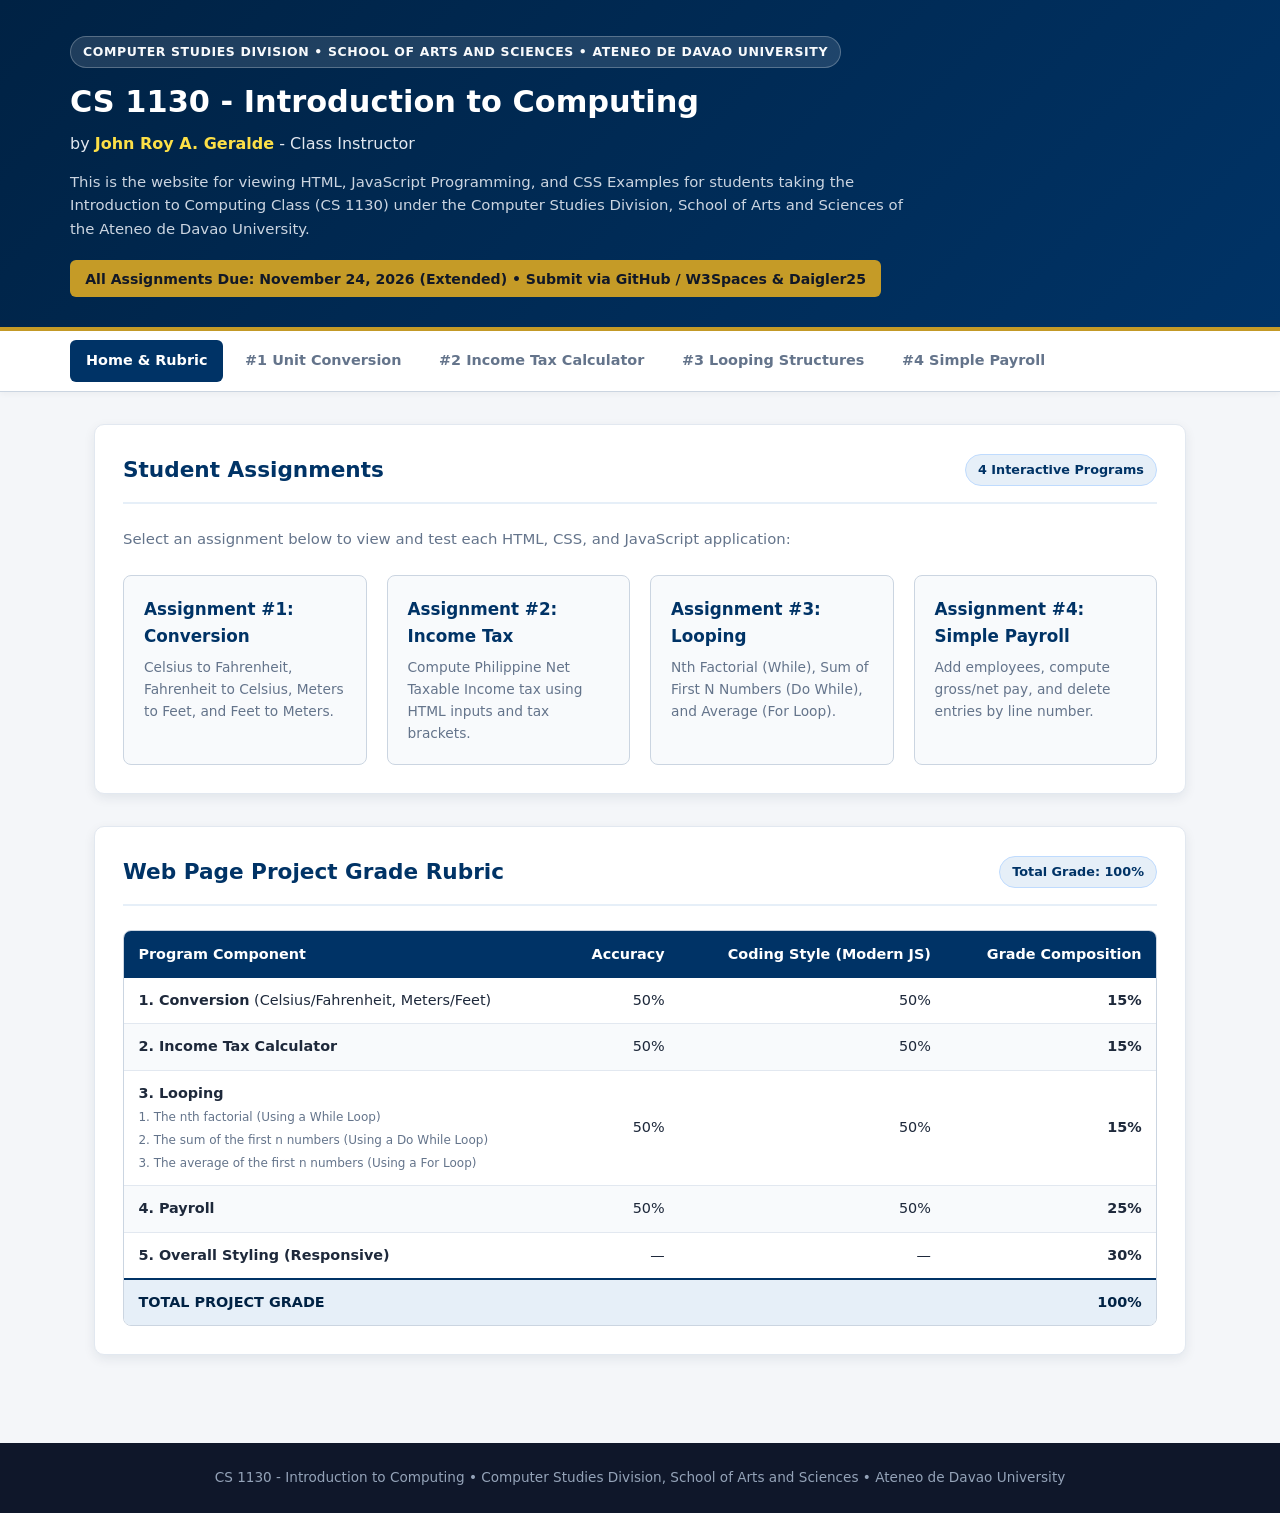
<file: index.html>
<!DOCTYPE html>
<html lang="en">
<head>
  <meta charset="UTF-8" />
  <meta name="viewport" content="width=device-width, initial-scale=1.0" />
  <title>CS 1130 - Introduction to Computing | Ateneo de Davao University</title>
  <link rel="stylesheet" href="style.css" />
</head>
<body>

  <header>
    <div class="container">
      <div class="uni-badge">Computer Studies Division • School of Arts and Sciences • Ateneo de Davao University</div>
      <h1>CS 1130 - Introduction to Computing</h1>
      <p class="instructor-line">by <strong>John Roy A. Geralde</strong> - Class Instructor</p>
      <p class="course-desc">
        This is the website for viewing HTML, JavaScript Programming, and CSS Examples for students taking the
        Introduction to Computing Class (CS 1130) under the Computer Studies Division, School of Arts and Sciences
        of the Ateneo de Davao University.
      </p>
      <div class="deadline-banner">
        <span>All Assignments Due: November 24, 2026 (Extended) • Submit via GitHub / W3Spaces &amp; Daigler25</span>
      </div>
    </div>
  </header>

  <nav>
    <div class="container nav-links">
      <a href="index.html" class="nav-link active">Home &amp; Rubric</a>
      <a href="conversion.html" class="nav-link">#1 Unit Conversion</a>
      <a href="tax.html" class="nav-link">#2 Income Tax Calculator</a>
      <a href="loops.html" class="nav-link">#3 Looping Structures</a>
      <a href="payroll.html" class="nav-link">#4 Simple Payroll</a>
    </div>
  </nav>

  <main class="container">
    <section class="section-card">
      <div class="section-header">
        <h2 class="section-title">Student Assignments</h2>
        <span class="weight-badge">4 Interactive Programs</span>
      </div>
      <p style="color: var(--text-muted); font-size: 0.93rem;">
        Select an assignment below to view and test each HTML, CSS, and JavaScript application:
      </p>

      <div class="assignment-cards">
        <a href="conversion.html" class="menu-card">
          <h3>Assignment #1: Conversion</h3>
          <p>Celsius to Fahrenheit, Fahrenheit to Celsius, Meters to Feet, and Feet to Meters.</p>
        </a>
        <a href="tax.html" class="menu-card">
          <h3>Assignment #2: Income Tax</h3>
          <p>Compute Philippine Net Taxable Income tax using HTML inputs and tax brackets.</p>
        </a>
        <a href="loops.html" class="menu-card">
          <h3>Assignment #3: Looping</h3>
          <p>Nth Factorial (While), Sum of First N Numbers (Do While), and Average (For Loop).</p>
        </a>
        <a href="payroll.html" class="menu-card">
          <h3>Assignment #4: Simple Payroll</h3>
          <p>Add employees, compute gross/net pay, and delete entries by line number.</p>
        </a>
      </div>
    </section>

    <section class="section-card">
      <div class="section-header">
        <h2 class="section-title">Web Page Project Grade Rubric</h2>
        <span class="weight-badge">Total Grade: 100%</span>
      </div>
      <div class="table-wrapper">
        <table>
          <thead>
            <tr>
              <th>Program Component</th>
              <th class="num">Accuracy</th>
              <th class="num">Coding Style (Modern JS)</th>
              <th class="num">Grade Composition</th>
            </tr>
          </thead>
          <tbody>
            <tr>
              <td><strong>1. Conversion</strong> (Celsius/Fahrenheit, Meters/Feet)</td>
              <td class="num">50%</td>
              <td class="num">50%</td>
              <td class="num"><strong>15%</strong></td>
            </tr>
            <tr>
              <td><strong>2. Income Tax Calculator</strong></td>
              <td class="num">50%</td>
              <td class="num">50%</td>
              <td class="num"><strong>15%</strong></td>
            </tr>
            <tr>
              <td>
                <strong>3. Looping</strong><br />
                <small style="color: var(--text-muted);">
                  1. The nth factorial (Using a While Loop)<br />
                  2. The sum of the first n numbers (Using a Do While Loop)<br />
                  3. The average of the first n numbers (Using a For Loop)
                </small>
              </td>
              <td class="num">50%</td>
              <td class="num">50%</td>
              <td class="num"><strong>15%</strong></td>
            </tr>
            <tr>
              <td><strong>4. Payroll</strong></td>
              <td class="num">50%</td>
              <td class="num">50%</td>
              <td class="num"><strong>25%</strong></td>
            </tr>
            <tr>
              <td><strong>5. Overall Styling (Responsive)</strong></td>
              <td class="num">—</td>
              <td class="num">—</td>
              <td class="num"><strong>30%</strong></td>
            </tr>
          </tbody>
          <tfoot>
            <tr>
              <td colspan="3">TOTAL PROJECT GRADE</td>
              <td class="num">100%</td>
            </tr>
          </tfoot>
        </table>
      </div>
    </section>
  </main>

  <footer>
    <div class="container">
      CS 1130 - Introduction to Computing • Computer Studies Division, School of Arts and Sciences • Ateneo de Davao University
    </div>
  </footer>

</body>
</html>
</file>
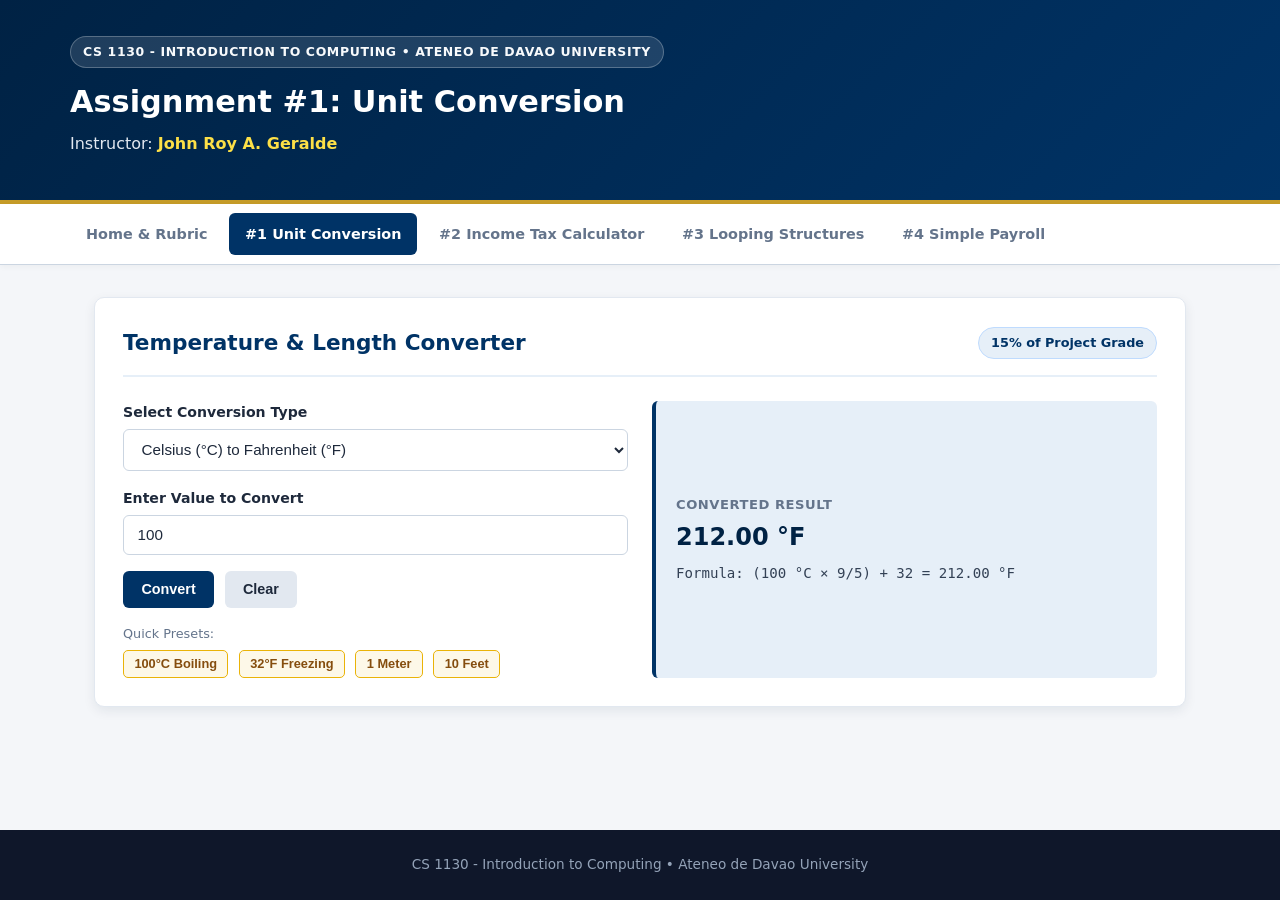
<file: conversion.html>
<!DOCTYPE html>
<html lang="en">
<head>
  <meta charset="UTF-8" />
  <meta name="viewport" content="width=device-width, initial-scale=1.0" />
  <title>Assignment #1 - Unit Conversion | CS 1130</title>
  <link rel="stylesheet" href="style.css" />
</head>
<body>

  <header>
    <div class="container">
      <div class="uni-badge">CS 1130 - Introduction to Computing • Ateneo de Davao University</div>
      <h1>Assignment #1: Unit Conversion</h1>
      <p class="instructor-line">Instructor: <strong>John Roy A. Geralde</strong></p>
    </div>
  </header>

  <nav>
    <div class="container nav-links">
      <a href="index.html" class="nav-link">Home &amp; Rubric</a>
      <a href="conversion.html" class="nav-link active">#1 Unit Conversion</a>
      <a href="tax.html" class="nav-link">#2 Income Tax Calculator</a>
      <a href="loops.html" class="nav-link">#3 Looping Structures</a>
      <a href="payroll.html" class="nav-link">#4 Simple Payroll</a>
    </div>
  </nav>

  <main class="container">
    <section class="section-card">
      <div class="section-header">
        <h2 class="section-title">Temperature &amp; Length Converter</h2>
        <span class="weight-badge">15% of Project Grade</span>
      </div>

      <div class="grid-2">
        <div>
          <div class="form-group">
            <label for="conversionType">Select Conversion Type</label>
            <select id="conversionType" onchange="performConversion()">
              <option value="cToF">Celsius (°C) to Fahrenheit (°F)</option>
              <option value="fToC">Fahrenheit (°F) to Celsius (°C)</option>
              <option value="mToFt">Meters (m) to Feet (ft)</option>
              <option value="ftToM">Feet (ft) to Meters (m)</option>
            </select>
          </div>

          <div class="form-group">
            <label for="conversionInput">Enter Value to Convert</label>
            <input type="number" id="conversionInput" step="any" value="100" placeholder="e.g., 100" oninput="performConversion()" />
          </div>

          <div class="btn-row">
            <button type="button" class="btn btn-primary" onclick="performConversion()">Convert</button>
            <button type="button" class="btn btn-secondary" onclick="clearConversion()">Clear</button>
          </div>

          <div style="margin-top: 1rem;">
            <span style="font-size: 0.8rem; color: var(--text-muted); display: block; margin-bottom: 0.35rem;">Quick Presets:</span>
            <div class="btn-row" style="margin-top: 0;">
              <button type="button" class="btn-preset" onclick="setConversionPreset('cToF', 100)">100°C Boiling</button>
              <button type="button" class="btn-preset" onclick="setConversionPreset('fToC', 32)">32°F Freezing</button>
              <button type="button" class="btn-preset" onclick="setConversionPreset('mToFt', 1)">1 Meter</button>
              <button type="button" class="btn-preset" onclick="setConversionPreset('ftToM', 10)">10 Feet</button>
            </div>
          </div>
          <div id="convError" class="error-msg">Please enter a valid numeric value.</div>
        </div>

        <div>
          <div class="result-box" style="margin-top: 0; height: 100%; display: flex; flex-direction: column; justify-content: center;">
            <div class="result-label">Converted Result</div>
            <div class="result-value" id="convResult">212.00 °F</div>
            <div class="result-sub" id="convFormula">Formula: (100 °C × 9/5) + 32 = 212.00 °F</div>
          </div>
        </div>
      </div>
    </section>
  </main>

  <footer>
    <div class="container">
      CS 1130 - Introduction to Computing • Ateneo de Davao University
    </div>
  </footer>

  <script>
    const performConversion = () => {
      const type = document.getElementById('conversionType').value;
      const rawVal = document.getElementById('conversionInput').value;
      const errorEl = document.getElementById('convError');
      const resultEl = document.getElementById('convResult');
      const formulaEl = document.getElementById('convFormula');

      if (rawVal === '') {
        errorEl.style.display = 'none';
        resultEl.textContent = '—';
        formulaEl.textContent = 'Enter a value to calculate.';
        return;
      }

      const val = parseFloat(rawVal);
      if (Number.isNaN(val)) {
        errorEl.style.display = 'block';
        return;
      }
      errorEl.style.display = 'none';

      let converted = 0;
      let unit = '';
      let formula = '';

      switch (type) {
        case 'cToF':
          converted = (val * 9 / 5) + 32;
          unit = '°F';
          formula = `(${val} °C × 9/5) + 32 = ${converted.toFixed(2)} °F`;
          break;
        case 'fToC':
          converted = (val - 32) * 5 / 9;
          unit = '°C';
          formula = `(${val} °F − 32) × 5/9 = ${converted.toFixed(2)} °C`;
          break;
        case 'mToFt':
          converted = val * 3.28084;
          unit = 'ft';
          formula = `${val} m × 3.28084 = ${converted.toFixed(2)} ft`;
          break;
        case 'ftToM':
          converted = val / 3.28084;
          unit = 'm';
          formula = `${val} ft ÷ 3.28084 = ${converted.toFixed(2)} m`;
          break;
      }

      resultEl.textContent = `${converted.toLocaleString('en-US', { minimumFractionDigits: 2, maximumFractionDigits: 4 })} ${unit}`;
      formulaEl.textContent = `Formula: ${formula}`;
    };

    const setConversionPreset = (type, val) => {
      document.getElementById('conversionType').value = type;
      document.getElementById('conversionInput').value = val;
      performConversion();
    };

    const clearConversion = () => {
      document.getElementById('conversionInput').value = '';
      performConversion();
    };

    window.addEventListener('DOMContentLoaded', performConversion);
  </script>
</body>
</html>
</file>
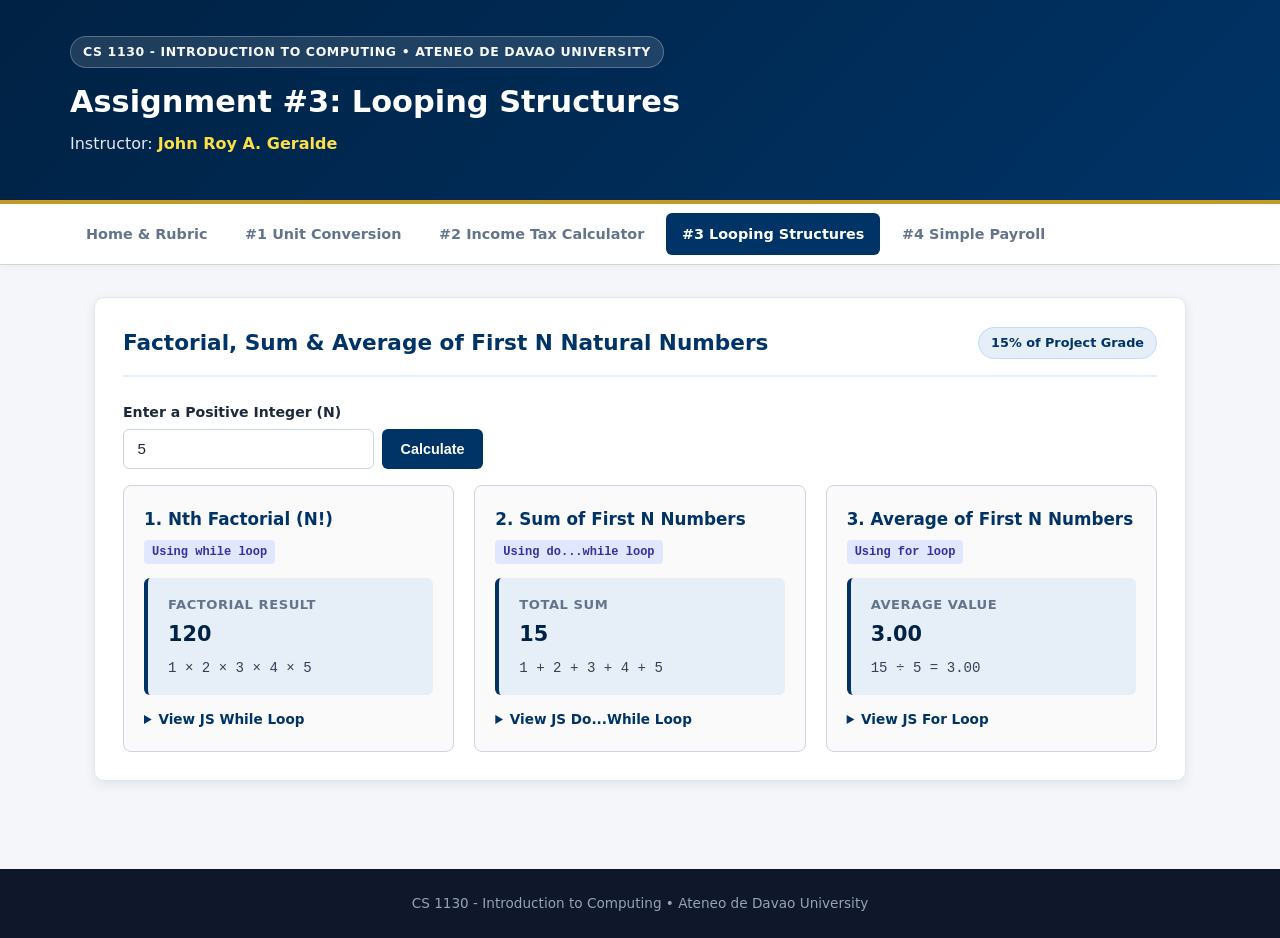
<file: loops.html>
<!DOCTYPE html>
<html lang="en">
<head>
  <meta charset="UTF-8" />
  <meta name="viewport" content="width=device-width, initial-scale=1.0" />
  <title>Assignment #3 - Looping Structures | CS 1130</title>
  <link rel="stylesheet" href="style.css" />
</head>
<body>

  <header>
    <div class="container">
      <div class="uni-badge">CS 1130 - Introduction to Computing • Ateneo de Davao University</div>
      <h1>Assignment #3: Looping Structures</h1>
      <p class="instructor-line">Instructor: <strong>John Roy A. Geralde</strong></p>
    </div>
  </header>

  <nav>
    <div class="container nav-links">
      <a href="index.html" class="nav-link">Home &amp; Rubric</a>
      <a href="conversion.html" class="nav-link">#1 Unit Conversion</a>
      <a href="tax.html" class="nav-link">#2 Income Tax Calculator</a>
      <a href="loops.html" class="nav-link active">#3 Looping Structures</a>
      <a href="payroll.html" class="nav-link">#4 Simple Payroll</a>
    </div>
  </nav>

  <main class="container">
    <section class="section-card">
      <div class="section-header">
        <h2 class="section-title">Factorial, Sum &amp; Average of First N Natural Numbers</h2>
        <span class="weight-badge">15% of Project Grade</span>
      </div>

      <div class="form-group" style="max-width: 360px;">
        <label for="loopNInput">Enter a Positive Integer (N)</label>
        <div style="display: flex; gap: 0.5rem;">
          <input type="number" id="loopNInput" min="1" max="170" step="1" value="5" oninput="computeLoops()" />
          <button type="button" class="btn btn-primary" onclick="computeLoops()">Calculate</button>
        </div>
        <div id="loopError" class="error-msg">Please enter a positive integer between 1 and 170.</div>
      </div>

      <div class="grid-3">
        <!-- 1. Factorial using While Loop -->
        <div class="loop-card">
          <div>
            <h3>1. Nth Factorial (N!)</h3>
            <span class="loop-tag">Using while loop</span>
            <div class="result-box" style="margin-top: 0;">
              <div class="result-label">Factorial Result</div>
              <div class="result-value" id="factorialResult" style="font-size: 1.3rem;">120</div>
              <div class="result-sub" id="factorialSteps">1 × 2 × 3 × 4 × 5</div>
            </div>
          </div>
          <details class="code-viewer">
            <summary>View JS While Loop</summary>
            <pre>let factorial = 1;
let i = 1;
while (i <= n) {
  factorial *= i;
  i++;
}</pre>
          </details>
        </div>

        <!-- 2. Sum using Do While Loop -->
        <div class="loop-card">
          <div>
            <h3>2. Sum of First N Numbers</h3>
            <span class="loop-tag">Using do...while loop</span>
            <div class="result-box" style="margin-top: 0;">
              <div class="result-label">Total Sum</div>
              <div class="result-value" id="sumResult" style="font-size: 1.3rem;">15</div>
              <div class="result-sub" id="sumSteps">1 + 2 + 3 + 4 + 5</div>
            </div>
          </div>
          <details class="code-viewer">
            <summary>View JS Do...While Loop</summary>
            <pre>let sum = 0;
let i = 1;
do {
  sum += i;
  i++;
} while (i <= n);</pre>
          </details>
        </div>

        <!-- 3. Average using For Loop -->
        <div class="loop-card">
          <div>
            <h3>3. Average of First N Numbers</h3>
            <span class="loop-tag">Using for loop</span>
            <div class="result-box" style="margin-top: 0;">
              <div class="result-label">Average Value</div>
              <div class="result-value" id="avgResult" style="font-size: 1.3rem;">3.00</div>
              <div class="result-sub" id="avgSteps">15 ÷ 5 = 3.00</div>
            </div>
          </div>
          <details class="code-viewer">
            <summary>View JS For Loop</summary>
            <pre>let total = 0;
for (let i = 1; i <= n; i++) {
  total += i;
}
const average = total / n;</pre>
          </details>
        </div>
      </div>
    </section>
  </main>

  <footer>
    <div class="container">
      CS 1130 - Introduction to Computing • Ateneo de Davao University
    </div>
  </footer>

  <script>
    const computeLoops = () => {
      const rawVal = document.getElementById('loopNInput').value;
      const errorEl = document.getElementById('loopError');
      const n = parseInt(rawVal, 10);

      if (Number.isNaN(n) || n < 1 || n > 170 || !Number.isInteger(Number(rawVal))) {
        errorEl.style.display = 'block';
        return;
      }
      errorEl.style.display = 'none';

      // 1. Nth Factorial using a WHILE loop
      let factorial = 1;
      let iWhile = 1;
      const factTerms = [];
      while (iWhile <= n) {
        factorial *= iWhile;
        if (n <= 7) factTerms.push(iWhile);
        iWhile++;
      }
      document.getElementById('factorialResult').textContent = factorial.toLocaleString('en-US');
      document.getElementById('factorialSteps').textContent =
        n <= 7 ? factTerms.join(' × ') : `1 × 2 × ... × ${n}`;

      // 2. Sum of first N numbers using a DO...WHILE loop
      let sum = 0;
      let iDo = 1;
      const sumTerms = [];
      do {
        sum += iDo;
        if (n <= 8) sumTerms.push(iDo);
        iDo++;
      } while (iDo <= n);
      document.getElementById('sumResult').textContent = sum.toLocaleString('en-US');
      document.getElementById('sumSteps').textContent =
        n <= 8 ? sumTerms.join(' + ') : `1 + 2 + ... + ${n}`;

      // 3. Average of first N numbers using a FOR loop
      let totalForAvg = 0;
      for (let iFor = 1; iFor <= n; iFor++) {
        totalForAvg += iFor;
      }
      const average = totalForAvg / n;
      document.getElementById('avgResult').textContent = average.toFixed(2);
      document.getElementById('avgSteps').textContent = `${totalForAvg.toLocaleString('en-US')} ÷ ${n} = ${average.toFixed(2)}`;
    };

    window.addEventListener('DOMContentLoaded', computeLoops);
  </script>
</body>
</html>
</file>
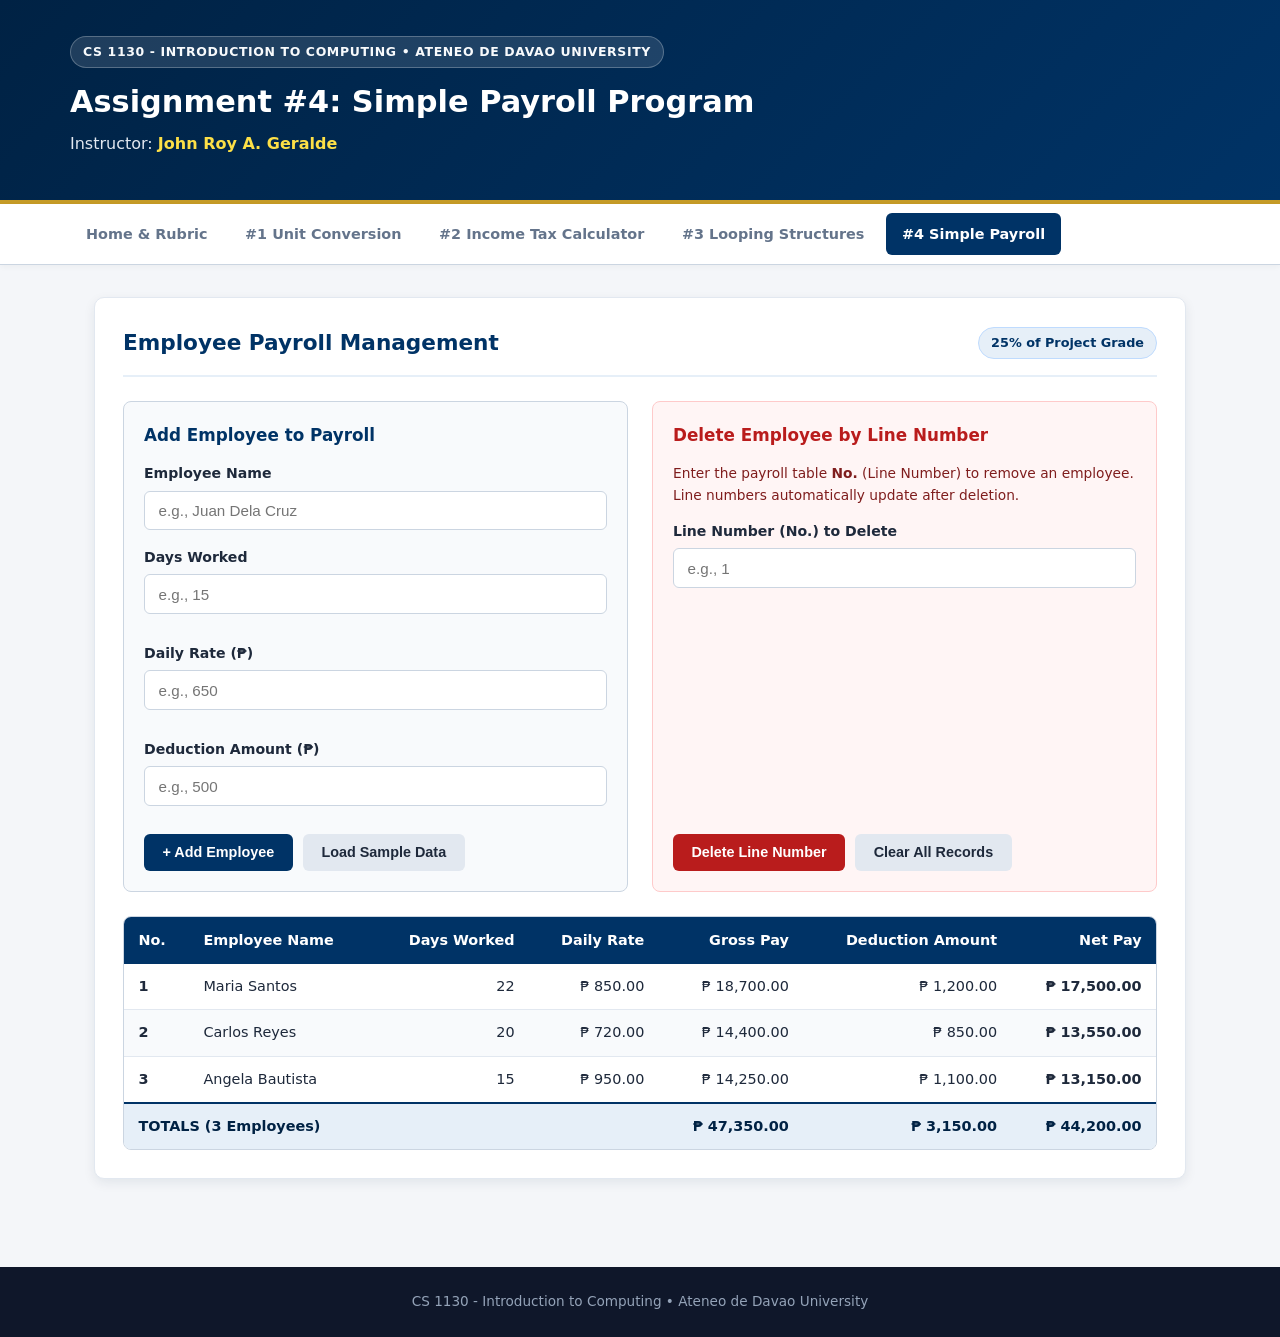
<file: payroll.html>
<!DOCTYPE html>
<html lang="en">
<head>
  <meta charset="UTF-8" />
  <meta name="viewport" content="width=device-width, initial-scale=1.0" />
  <title>Assignment #4 - Simple Payroll | CS 1130</title>
  <link rel="stylesheet" href="style.css" />
</head>
<body>

  <header>
    <div class="container">
      <div class="uni-badge">CS 1130 - Introduction to Computing • Ateneo de Davao University</div>
      <h1>Assignment #4: Simple Payroll Program</h1>
      <p class="instructor-line">Instructor: <strong>John Roy A. Geralde</strong></p>
    </div>
  </header>

  <nav>
    <div class="container nav-links">
      <a href="index.html" class="nav-link">Home &amp; Rubric</a>
      <a href="conversion.html" class="nav-link">#1 Unit Conversion</a>
      <a href="tax.html" class="nav-link">#2 Income Tax Calculator</a>
      <a href="loops.html" class="nav-link">#3 Looping Structures</a>
      <a href="payroll.html" class="nav-link active">#4 Simple Payroll</a>
    </div>
  </nav>

  <main class="container">
    <section class="section-card">
      <div class="section-header">
        <h2 class="section-title">Employee Payroll Management</h2>
        <span class="weight-badge">25% of Project Grade</span>
      </div>

      <div class="grid-2">
        <!-- Add Employee Form -->
        <div style="background: #f8fafc; padding: 1.25rem; border-radius: 8px; border: 1px solid var(--border-color);">
          <h3 style="font-size: 1.05rem; color: var(--addu-blue); margin-bottom: 0.85rem;">Add Employee to Payroll</h3>
          <div class="form-group">
            <label for="empName">Employee Name</label>
            <input type="text" id="empName" placeholder="e.g., Juan Dela Cruz" />
          </div>
          <div class="grid-3" style="gap: 0.75rem;">
            <div class="form-group">
              <label for="daysWorked">Days Worked</label>
              <input type="number" id="daysWorked" min="0" step="0.5" placeholder="e.g., 15" />
            </div>
            <div class="form-group">
              <label for="dailyRate">Daily Rate (₱)</label>
              <input type="number" id="dailyRate" min="0" step="0.01" placeholder="e.g., 650" />
            </div>
            <div class="form-group">
              <label for="deductionAmount">Deduction Amount (₱)</label>
              <input type="number" id="deductionAmount" min="0" step="0.01" placeholder="e.g., 500" />
            </div>
          </div>
          <div class="btn-row">
            <button type="button" class="btn btn-primary" onclick="addEmployee()">+ Add Employee</button>
            <button type="button" class="btn btn-secondary" onclick="loadSamplePayroll()">Load Sample Data</button>
          </div>
          <div id="payrollAddError" class="error-msg"></div>
        </div>

        <!-- Delete Employee Form -->
        <div style="background: #fff5f5; padding: 1.25rem; border-radius: 8px; border: 1px solid #fecaca; display: flex; flex-direction: column; justify-content: space-between;">
          <div>
            <h3 style="font-size: 1.05rem; color: var(--danger); margin-bottom: 0.85rem;">Delete Employee by Line Number</h3>
            <p style="font-size: 0.86rem; color: #7f1d1d; margin-bottom: 0.85rem;">
              Enter the payroll table <strong>No.</strong> (Line Number) to remove an employee. Line numbers automatically update after deletion.
            </p>
            <div class="form-group">
              <label for="deleteLineNo">Line Number (No.) to Delete</label>
              <input type="number" id="deleteLineNo" min="1" step="1" placeholder="e.g., 1" />
            </div>
          </div>
          <div>
            <div class="btn-row">
              <button type="button" class="btn btn-danger" onclick="deleteEmployeeByLine()">Delete Line Number</button>
              <button type="button" class="btn btn-secondary" onclick="clearAllPayroll()">Clear All Records</button>
            </div>
            <div id="payrollDeleteError" class="error-msg"></div>
          </div>
        </div>
      </div>

      <!-- Payroll Table -->
      <div class="table-wrapper" style="margin-top: 1.5rem;">
        <table>
          <thead>
            <tr>
              <th>No.</th>
              <th>Employee Name</th>
              <th class="num">Days Worked</th>
              <th class="num">Daily Rate</th>
              <th class="num">Gross Pay</th>
              <th class="num">Deduction Amount</th>
              <th class="num">Net Pay</th>
            </tr>
          </thead>
          <tbody id="payrollTableBody"></tbody>
          <tfoot id="payrollTableFoot">
            <tr>
              <td colspan="4">TOTALS (0 Employees)</td>
              <td class="num">₱ 0.00</td>
              <td class="num">₱ 0.00</td>
              <td class="num">₱ 0.00</td>
            </tr>
          </tfoot>
        </table>
      </div>
    </section>
  </main>

  <footer>
    <div class="container">
      CS 1130 - Introduction to Computing • Ateneo de Davao University
    </div>
  </footer>

  <script>
    const formatPHP = (amount) =>
      '₱ ' + Number(amount).toLocaleString('en-PH', {
        minimumFractionDigits: 2,
        maximumFractionDigits: 2
      });

    let payrollList = [
      { name: 'Maria Santos', daysWorked: 22, dailyRate: 850, deduction: 1200 },
      { name: 'Carlos Reyes', daysWorked: 20, dailyRate: 720, deduction: 850 },
      { name: 'Angela Bautista', daysWorked: 15, dailyRate: 950, deduction: 1100 }
    ];

    const escapeHTML = (str) => {
      const div = document.createElement('div');
      div.textContent = str;
      return div.innerHTML;
    };

    const renderPayrollTable = () => {
      const tbody = document.getElementById('payrollTableBody');
      const tfoot = document.getElementById('payrollTableFoot');
      tbody.innerHTML = '';

      let totalGross = 0;
      let totalDeduction = 0;
      let totalNet = 0;

      if (payrollList.length === 0) {
        tbody.innerHTML = `
          <tr>
            <td colspan="7" style="text-align: center; color: var(--text-muted); padding: 1.5rem;">
              No employees in the payroll list. Add an employee above or click "Load Sample Data".
            </td>
          </tr>
        `;
      } else {
        payrollList.forEach((emp, index) => {
          const lineNo = index + 1;
          const grossPay = emp.daysWorked * emp.dailyRate;
          const netPay = grossPay - emp.deduction;

          totalGross += grossPay;
          totalDeduction += emp.deduction;
          totalNet += netPay;

          const row = document.createElement('tr');
          row.innerHTML = `
            <td><strong>${lineNo}</strong></td>
            <td>${escapeHTML(emp.name)}</td>
            <td class="num">${emp.daysWorked}</td>
            <td class="num">${formatPHP(emp.dailyRate)}</td>
            <td class="num">${formatPHP(grossPay)}</td>
            <td class="num">${formatPHP(emp.deduction)}</td>
            <td class="num"><strong>${formatPHP(netPay)}</strong></td>
          `;
          tbody.appendChild(row);
        });
      }

      tfoot.innerHTML = `
        <tr>
          <td colspan="4">TOTALS (${payrollList.length} ${payrollList.length === 1 ? 'Employee' : 'Employees'})</td>
          <td class="num">${formatPHP(totalGross)}</td>
          <td class="num">${formatPHP(totalDeduction)}</td>
          <td class="num">${formatPHP(totalNet)}</td>
        </tr>
      `;
    };

    const addEmployee = () => {
      const nameInput = document.getElementById('empName');
      const daysInput = document.getElementById('daysWorked');
      const rateInput = document.getElementById('dailyRate');
      const deductionInput = document.getElementById('deductionAmount');
      const errorEl = document.getElementById('payrollAddError');

      const name = nameInput.value.trim();
      const daysWorked = parseFloat(daysInput.value);
      const dailyRate = parseFloat(rateInput.value);
      const deduction = deductionInput.value === '' ? 0 : parseFloat(deductionInput.value);

      if (!name || Number.isNaN(daysWorked) || daysWorked < 0 || Number.isNaN(dailyRate) || dailyRate < 0 || Number.isNaN(deduction) || deduction < 0) {
        errorEl.textContent = 'Please fill in a valid Employee Name, Days Worked, Daily Rate, and Deduction Amount.';
        errorEl.style.display = 'block';
        return;
      }

      errorEl.style.display = 'none';
      payrollList.push({ name, daysWorked, dailyRate, deduction });

      nameInput.value = '';
      daysInput.value = '';
      rateInput.value = '';
      deductionInput.value = '';
      nameInput.focus();

      renderPayrollTable();
    };

    const deleteEmployeeByLine = () => {
      const lineInput = document.getElementById('deleteLineNo');
      const errorEl = document.getElementById('payrollDeleteError');
      const lineNo = parseInt(lineInput.value, 10);

      if (payrollList.length === 0) {
        errorEl.textContent = 'The payroll list is already empty.';
        errorEl.style.display = 'block';
        return;
      }

      if (Number.isNaN(lineNo) || lineNo < 1 || lineNo > payrollList.length) {
        errorEl.textContent = `Invalid Line Number. Please enter a number between 1 and ${payrollList.length}.`;
        errorEl.style.display = 'block';
        return;
      }

      errorEl.style.display = 'none';
      payrollList.splice(lineNo - 1, 1);
      lineInput.value = '';
      renderPayrollTable();
    };

    const loadSamplePayroll = () => {
      payrollList = [
        { name: 'Maria Santos', daysWorked: 22, dailyRate: 850, deduction: 1200 },
        { name: 'Carlos Reyes', daysWorked: 20, dailyRate: 720, deduction: 850 },
        { name: 'Angela Bautista', daysWorked: 15, dailyRate: 950, deduction: 1100 }
      ];
      document.getElementById('payrollAddError').style.display = 'none';
      document.getElementById('payrollDeleteError').style.display = 'none';
      renderPayrollTable();
    };

    const clearAllPayroll = () => {
      payrollList = [];
      document.getElementById('payrollAddError').style.display = 'none';
      document.getElementById('payrollDeleteError').style.display = 'none';
      renderPayrollTable();
    };

    window.addEventListener('DOMContentLoaded', renderPayrollTable);
  </script>
</body>
</html>
</file>
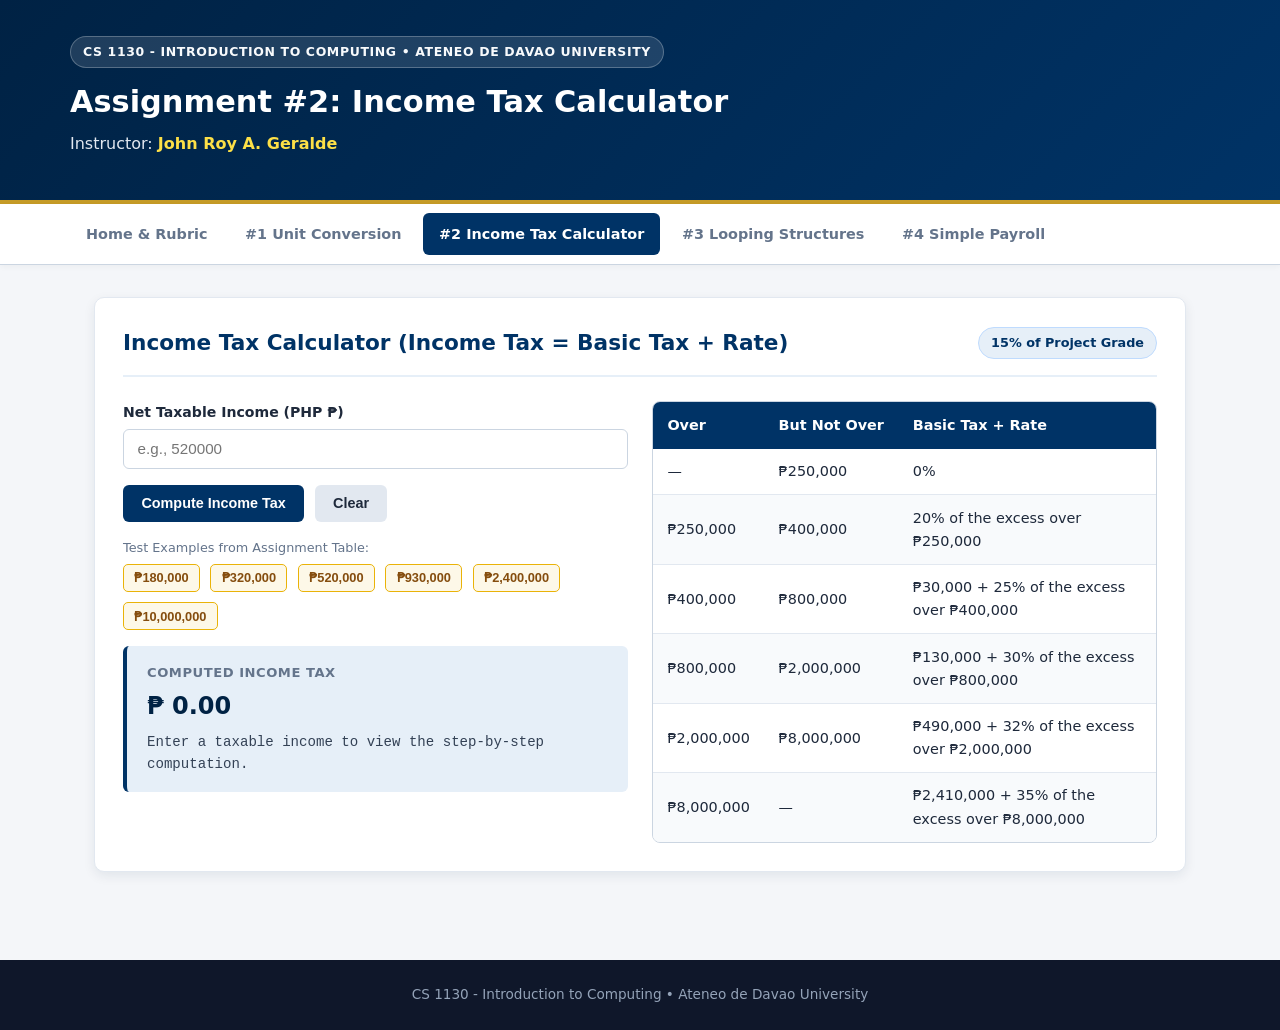
<file: tax.html>
<!DOCTYPE html>
<html lang="en">
<head>
  <meta charset="UTF-8" />
  <meta name="viewport" content="width=device-width, initial-scale=1.0" />
  <title>Assignment #2 - Income Tax Calculator | CS 1130</title>
  <link rel="stylesheet" href="style.css" />
</head>
<body>

  <header>
    <div class="container">
      <div class="uni-badge">CS 1130 - Introduction to Computing • Ateneo de Davao University</div>
      <h1>Assignment #2: Income Tax Calculator</h1>
      <p class="instructor-line">Instructor: <strong>John Roy A. Geralde</strong></p>
    </div>
  </header>

  <nav>
    <div class="container nav-links">
      <a href="index.html" class="nav-link">Home &amp; Rubric</a>
      <a href="conversion.html" class="nav-link">#1 Unit Conversion</a>
      <a href="tax.html" class="nav-link active">#2 Income Tax Calculator</a>
      <a href="loops.html" class="nav-link">#3 Looping Structures</a>
      <a href="payroll.html" class="nav-link">#4 Simple Payroll</a>
    </div>
  </nav>

  <main class="container">
    <section class="section-card">
      <div class="section-header">
        <h2 class="section-title">Income Tax Calculator (Income Tax = Basic Tax + Rate)</h2>
        <span class="weight-badge">15% of Project Grade</span>
      </div>

      <div class="grid-2">
        <div>
          <div class="form-group">
            <label for="taxableIncome">Net Taxable Income (PHP ₱)</label>
            <input type="number" id="taxableIncome" min="0" step="0.01" placeholder="e.g., 520000" oninput="calculateIncomeTax()" />
          </div>

          <div class="btn-row">
            <button type="button" class="btn btn-primary" onclick="calculateIncomeTax()">Compute Income Tax</button>
            <button type="button" class="btn btn-secondary" onclick="clearTax()">Clear</button>
          </div>

          <div style="margin-top: 1rem;">
            <span style="font-size: 0.8rem; color: var(--text-muted); display: block; margin-bottom: 0.35rem;">Test Examples from Assignment Table:</span>
            <div class="btn-row" style="margin-top: 0;">
              <button type="button" class="btn-preset" onclick="setTaxPreset(180000)">₱180,000</button>
              <button type="button" class="btn-preset" onclick="setTaxPreset(320000)">₱320,000</button>
              <button type="button" class="btn-preset" onclick="setTaxPreset(520000)">₱520,000</button>
              <button type="button" class="btn-preset" onclick="setTaxPreset(930000)">₱930,000</button>
              <button type="button" class="btn-preset" onclick="setTaxPreset(2400000)">₱2,400,000</button>
              <button type="button" class="btn-preset" onclick="setTaxPreset(10000000)">₱10,000,000</button>
            </div>
          </div>
          <div id="taxError" class="error-msg">Please enter a valid non-negative taxable income.</div>

          <div class="result-box">
            <div class="result-label">Computed Income Tax</div>
            <div class="result-value" id="taxResult">₱ 0.00</div>
            <div class="result-sub" id="taxBreakdown">Enter a taxable income to view the step-by-step computation.</div>
          </div>
        </div>

        <div>
          <div class="table-wrapper" style="margin-top: 0;">
            <table>
              <thead>
                <tr>
                  <th>Over</th>
                  <th>But Not Over</th>
                  <th>Basic Tax + Rate</th>
                </tr>
              </thead>
              <tbody id="taxTableBody">
                <tr data-bracket="0">
                  <td>—</td>
                  <td>₱250,000</td>
                  <td>0%</td>
                </tr>
                <tr data-bracket="1">
                  <td>₱250,000</td>
                  <td>₱400,000</td>
                  <td>20% of the excess over ₱250,000</td>
                </tr>
                <tr data-bracket="2">
                  <td>₱400,000</td>
                  <td>₱800,000</td>
                  <td>₱30,000 + 25% of the excess over ₱400,000</td>
                </tr>
                <tr data-bracket="3">
                  <td>₱800,000</td>
                  <td>₱2,000,000</td>
                  <td>₱130,000 + 30% of the excess over ₱800,000</td>
                </tr>
                <tr data-bracket="4">
                  <td>₱2,000,000</td>
                  <td>₱8,000,000</td>
                  <td>₱490,000 + 32% of the excess over ₱2,000,000</td>
                </tr>
                <tr data-bracket="5">
                  <td>₱8,000,000</td>
                  <td>—</td>
                  <td>₱2,410,000 + 35% of the excess over ₱8,000,000</td>
                </tr>
              </tbody>
            </table>
          </div>
        </div>
      </div>
    </section>
  </main>

  <footer>
    <div class="container">
      CS 1130 - Introduction to Computing • Ateneo de Davao University
    </div>
  </footer>

  <script>
    const formatPHP = (amount) =>
      '₱ ' + Number(amount).toLocaleString('en-PH', {
        minimumFractionDigits: 2,
        maximumFractionDigits: 2
      });

    const calculateIncomeTax = () => {
      const rawVal = document.getElementById('taxableIncome').value;
      const errorEl = document.getElementById('taxError');
      const resultEl = document.getElementById('taxResult');
      const breakdownEl = document.getElementById('taxBreakdown');
      const rows = document.querySelectorAll('#taxTableBody tr');

      rows.forEach((row) => row.classList.remove('active-bracket'));

      if (rawVal === '') {
        errorEl.style.display = 'none';
        resultEl.textContent = '₱ 0.00';
        breakdownEl.textContent = 'Enter a taxable income to view the step-by-step computation.';
        return;
      }

      const income = parseFloat(rawVal);
      if (Number.isNaN(income) || income < 0) {
        errorEl.style.display = 'block';
        return;
      }
      errorEl.style.display = 'none';

      let tax = 0;
      let bracketIndex = 0;
      let detail = '';

      if (income <= 250000) {
        tax = 0;
        bracketIndex = 0;
        detail = 'Taxable income is ₱250,000 or below (0% rate).';
      } else if (income <= 400000) {
        const excess = income - 250000;
        tax = excess * 0.20;
        bracketIndex = 1;
        detail = `20% of (${formatPHP(income)} − ₱250,000) = 20% of ${formatPHP(excess)}`;
      } else if (income <= 800000) {
        const excess = income - 400000;
        tax = 30000 + excess * 0.25;
        bracketIndex = 2;
        detail = `₱30,000 + 25% of (${formatPHP(income)} − ₱400,000) = ₱30,000 + ${formatPHP(excess * 0.25)}`;
      } else if (income <= 2000000) {
        const excess = income - 800000;
        tax = 130000 + excess * 0.30;
        bracketIndex = 3;
        detail = `₱130,000 + 30% of (${formatPHP(income)} − ₱800,000) = ₱130,000 + ${formatPHP(excess * 0.30)}`;
      } else if (income <= 8000000) {
        const excess = income - 2000000;
        tax = 490000 + excess * 0.32;
        bracketIndex = 4;
        detail = `₱490,000 + 32% of (${formatPHP(income)} − ₱2,000,000) = ₱490,000 + ${formatPHP(excess * 0.32)}`;
      } else {
        const excess = income - 8000000;
        tax = 2410000 + excess * 0.35;
        bracketIndex = 5;
        detail = `₱2,410,000 + 35% of (${formatPHP(income)} − ₱8,000,000) = ₱2,410,000 + ${formatPHP(excess * 0.35)}`;
      }

      rows[bracketIndex].classList.add('active-bracket');
      resultEl.textContent = formatPHP(tax);
      breakdownEl.textContent = detail;
    };

    const setTaxPreset = (amount) => {
      document.getElementById('taxableIncome').value = amount;
      calculateIncomeTax();
    };

    const clearTax = () => {
      document.getElementById('taxableIncome').value = '';
      calculateIncomeTax();
    };
  </script>
</body>
</html>
</file>
<file: style.css>
:root {
  --addu-blue: #003366;
  --addu-blue-dark: #002244;
  --addu-blue-light: #e6eff8;
  --addu-gold: #c59b27;
  --addu-gold-light: #fdf8e8;
  --bg-page: #f4f6f9;
  --bg-card: #ffffff;
  --text-main: #1e293b;
  --text-muted: #64748b;
  --border-color: #cbd5e1;
  --danger: #b91c1c;
  --danger-bg: #fee2e2;
  --radius: 10px;
  --shadow: 0 4px 12px rgba(0, 34, 68, 0.08);
}

* {
  box-sizing: border-box;
  margin: 0;
  padding: 0;
}

body {
  font-family: 'Segoe UI', system-ui, -apple-system, sans-serif;
  background-color: var(--bg-page);
  color: var(--text-main);
  line-height: 1.6;
  min-height: 100vh;
  display: flex;
  flex-direction: column;
}

/* Header & Banner */
header {
  background: linear-gradient(135deg, var(--addu-blue-dark), var(--addu-blue));
  color: #ffffff;
  padding: 2.25rem 1.5rem 1.85rem;
  border-bottom: 4px solid var(--addu-gold);
}

.container {
  max-width: 1140px;
  width: 100%;
  margin: 0 auto;
}

.uni-badge {
  display: inline-block;
  background: rgba(255, 255, 255, 0.12);
  border: 1px solid rgba(255, 255, 255, 0.25);
  color: #f8fafc;
  font-size: 0.78rem;
  font-weight: 600;
  letter-spacing: 0.05em;
  text-transform: uppercase;
  padding: 0.3rem 0.75rem;
  border-radius: 999px;
  margin-bottom: 0.65rem;
}

header h1 {
  font-size: 1.9rem;
  font-weight: 700;
  margin-bottom: 0.3rem;
}

.instructor-line {
  font-size: 1rem;
  color: #e2e8f0;
  margin-bottom: 0.85rem;
}

.instructor-line strong {
  color: #fde047;
}

.course-desc {
  max-width: 850px;
  font-size: 0.93rem;
  color: #cbd5e1;
  margin-bottom: 1.15rem;
}

.deadline-banner {
  display: inline-flex;
  align-items: center;
  gap: 0.6rem;
  background-color: var(--addu-gold);
  color: #111827;
  font-weight: 700;
  font-size: 0.88rem;
  padding: 0.45rem 0.95rem;
  border-radius: 6px;
}

/* Navigation Bar */
nav {
  background: #ffffff;
  border-bottom: 1px solid var(--border-color);
  position: sticky;
  top: 0;
  z-index: 100;
  box-shadow: 0 2px 6px rgba(0, 0, 0, 0.04);
  padding: 0 1.5rem;
}

.nav-links {
  display: flex;
  flex-wrap: wrap;
  gap: 0.35rem;
  padding: 0.55rem 0;
}

.nav-link {
  text-decoration: none;
  padding: 0.6rem 1rem;
  font-size: 0.9rem;
  font-weight: 600;
  color: var(--text-muted);
  border-radius: 6px;
  transition: all 0.2s ease;
}

.nav-link:hover {
  background: var(--addu-blue-light);
  color: var(--addu-blue);
}

.nav-link.active {
  background: var(--addu-blue);
  color: #ffffff;
}

/* Main Content */
main {
  flex: 1;
  padding: 2rem 1.5rem 3.5rem;
}

.section-card {
  background: var(--bg-card);
  border-radius: var(--radius);
  box-shadow: var(--shadow);
  border: 1px solid #e2e8f0;
  padding: 1.75rem;
  margin-bottom: 2rem;
}

.section-header {
  display: flex;
  flex-wrap: wrap;
  justify-content: space-between;
  align-items: center;
  gap: 1rem;
  border-bottom: 2px solid var(--addu-blue-light);
  padding-bottom: 0.9rem;
  margin-bottom: 1.5rem;
}

.section-title {
  font-size: 1.35rem;
  color: var(--addu-blue);
  font-weight: 700;
}

.weight-badge {
  background: var(--addu-blue-light);
  color: var(--addu-blue);
  font-size: 0.8rem;
  font-weight: 700;
  padding: 0.3rem 0.75rem;
  border-radius: 999px;
  border: 1px solid #bfdbfe;
}

/* Grid Layouts */
.grid-2 {
  display: grid;
  grid-template-columns: repeat(auto-fit, minmax(300px, 1fr));
  gap: 1.5rem;
}

.grid-3 {
  display: grid;
  grid-template-columns: repeat(auto-fit, minmax(260px, 1fr));
  gap: 1.25rem;
}

.assignment-cards {
  display: grid;
  grid-template-columns: repeat(auto-fit, minmax(240px, 1fr));
  gap: 1.25rem;
  margin-top: 1.5rem;
}

.menu-card {
  display: block;
  text-decoration: none;
  background: #f8fafc;
  border: 1px solid var(--border-color);
  border-radius: 8px;
  padding: 1.25rem;
  color: var(--text-main);
  transition: transform 0.15s ease, border-color 0.2s ease, box-shadow 0.2s ease;
}

.menu-card:hover {
  transform: translateY(-2px);
  border-color: var(--addu-blue);
  box-shadow: var(--shadow);
}

.menu-card h3 {
  color: var(--addu-blue);
  font-size: 1.05rem;
  margin-bottom: 0.35rem;
}

.menu-card p {
  font-size: 0.86rem;
  color: var(--text-muted);
}

/* Form Elements */
.form-group {
  margin-bottom: 1rem;
}

label {
  display: block;
  font-size: 0.88rem;
  font-weight: 600;
  margin-bottom: 0.35rem;
  color: var(--text-main);
}

input[type="number"],
input[type="text"],
select {
  width: 100%;
  padding: 0.65rem 0.85rem;
  border: 1px solid var(--border-color);
  border-radius: 6px;
  font-size: 0.95rem;
  color: var(--text-main);
  background-color: #ffffff;
  transition: border-color 0.2s, box-shadow 0.2s;
}

input:focus,
select:focus {
  outline: none;
  border-color: var(--addu-blue);
  box-shadow: 0 0 0 3px rgba(0, 51, 102, 0.12);
}

.btn-row {
  display: flex;
  flex-wrap: wrap;
  gap: 0.65rem;
  margin-top: 0.75rem;
}

button.btn {
  padding: 0.65rem 1.15rem;
  font-size: 0.9rem;
  font-weight: 600;
  border-radius: 6px;
  border: none;
  cursor: pointer;
  transition: background 0.2s, transform 0.1s;
}

button.btn:active {
  transform: scale(0.98);
}

.btn-primary {
  background-color: var(--addu-blue);
  color: #ffffff;
}

.btn-primary:hover {
  background-color: var(--addu-blue-dark);
}

.btn-secondary {
  background-color: #e2e8f0;
  color: #1e293b;
}

.btn-secondary:hover {
  background-color: #cbd5e1;
}

.btn-danger {
  background-color: var(--danger);
  color: #ffffff;
}

.btn-danger:hover {
  background-color: #991b1b;
}

.btn-preset {
  background: var(--addu-gold-light);
  border: 1px solid #eab308;
  color: #854d0e;
  font-size: 0.8rem;
  padding: 0.35rem 0.65rem;
  border-radius: 5px;
  cursor: pointer;
  font-weight: 600;
}

.btn-preset:hover {
  background: #fef08a;
}

/* Output Boxes */
.result-box {
  background: var(--addu-blue-light);
  border-left: 4px solid var(--addu-blue);
  padding: 1rem 1.25rem;
  border-radius: 6px;
  margin-top: 1rem;
}

.result-label {
  font-size: 0.82rem;
  text-transform: uppercase;
  letter-spacing: 0.04em;
  color: var(--text-muted);
  font-weight: 700;
}

.result-value {
  font-size: 1.5rem;
  font-weight: 700;
  color: var(--addu-blue-dark);
  margin-top: 0.2rem;
}

.result-sub {
  font-size: 0.88rem;
  color: #334155;
  margin-top: 0.35rem;
  font-family: ui-monospace, SFMono-Regular, Menlo, monospace;
}

.error-msg {
  color: var(--danger);
  background: var(--danger-bg);
  padding: 0.5rem 0.75rem;
  border-radius: 6px;
  font-size: 0.86rem;
  font-weight: 600;
  margin-top: 0.65rem;
  display: none;
}

/* Tables */
.table-wrapper {
  overflow-x: auto;
  margin-top: 1rem;
  border: 1px solid var(--border-color);
  border-radius: 8px;
}

table {
  width: 100%;
  border-collapse: collapse;
  font-size: 0.9rem;
  text-align: left;
}

th {
  background-color: var(--addu-blue);
  color: #ffffff;
  font-weight: 600;
  padding: 0.75rem 0.9rem;
  white-space: nowrap;
}

td {
  padding: 0.7rem 0.9rem;
  border-bottom: 1px solid #e2e8f0;
}

tr:last-child td {
  border-bottom: none;
}

tbody tr:nth-child(even) {
  background-color: #f8fafc;
}

tbody tr.active-bracket {
  background-color: #fef9c3 !important;
  font-weight: 600;
  outline: 2px solid var(--addu-gold);
}

tfoot td {
  background-color: var(--addu-blue-light);
  font-weight: 700;
  color: var(--addu-blue-dark);
  border-top: 2px solid var(--addu-blue);
}

.num {
  text-align: right;
  font-variant-numeric: tabular-nums;
}

/* Loop Sub-Cards */
.loop-card {
  border: 1px solid var(--border-color);
  border-radius: 8px;
  padding: 1.25rem;
  background: #fafafa;
  display: flex;
  flex-direction: column;
  justify-content: space-between;
}

.loop-card h3 {
  font-size: 1.05rem;
  color: var(--addu-blue);
  margin-bottom: 0.25rem;
}

.loop-tag {
  display: inline-block;
  font-size: 0.75rem;
  font-weight: 700;
  background: #e0e7ff;
  color: #3730a3;
  padding: 0.15rem 0.5rem;
  border-radius: 4px;
  margin-bottom: 0.85rem;
  font-family: monospace;
}

details.code-viewer {
  margin-top: 0.85rem;
  font-size: 0.85rem;
}

details.code-viewer summary {
  cursor: pointer;
  color: var(--addu-blue);
  font-weight: 600;
  user-select: none;
}

pre {
  background: #0f172a;
  color: #e2e8f0;
  padding: 0.85rem;
  border-radius: 6px;
  overflow-x: auto;
  margin-top: 0.5rem;
  font-size: 0.8rem;
  line-height: 1.45;
}

/* Footer */
footer {
  text-align: center;
  padding: 1.5rem;
  background: #0f172a;
  color: #94a3b8;
  font-size: 0.85rem;
}

@media (max-width: 640px) {
  header h1 {
    font-size: 1.5rem;
  }
  .section-card {
    padding: 1.25rem;
  }
}
</file>
